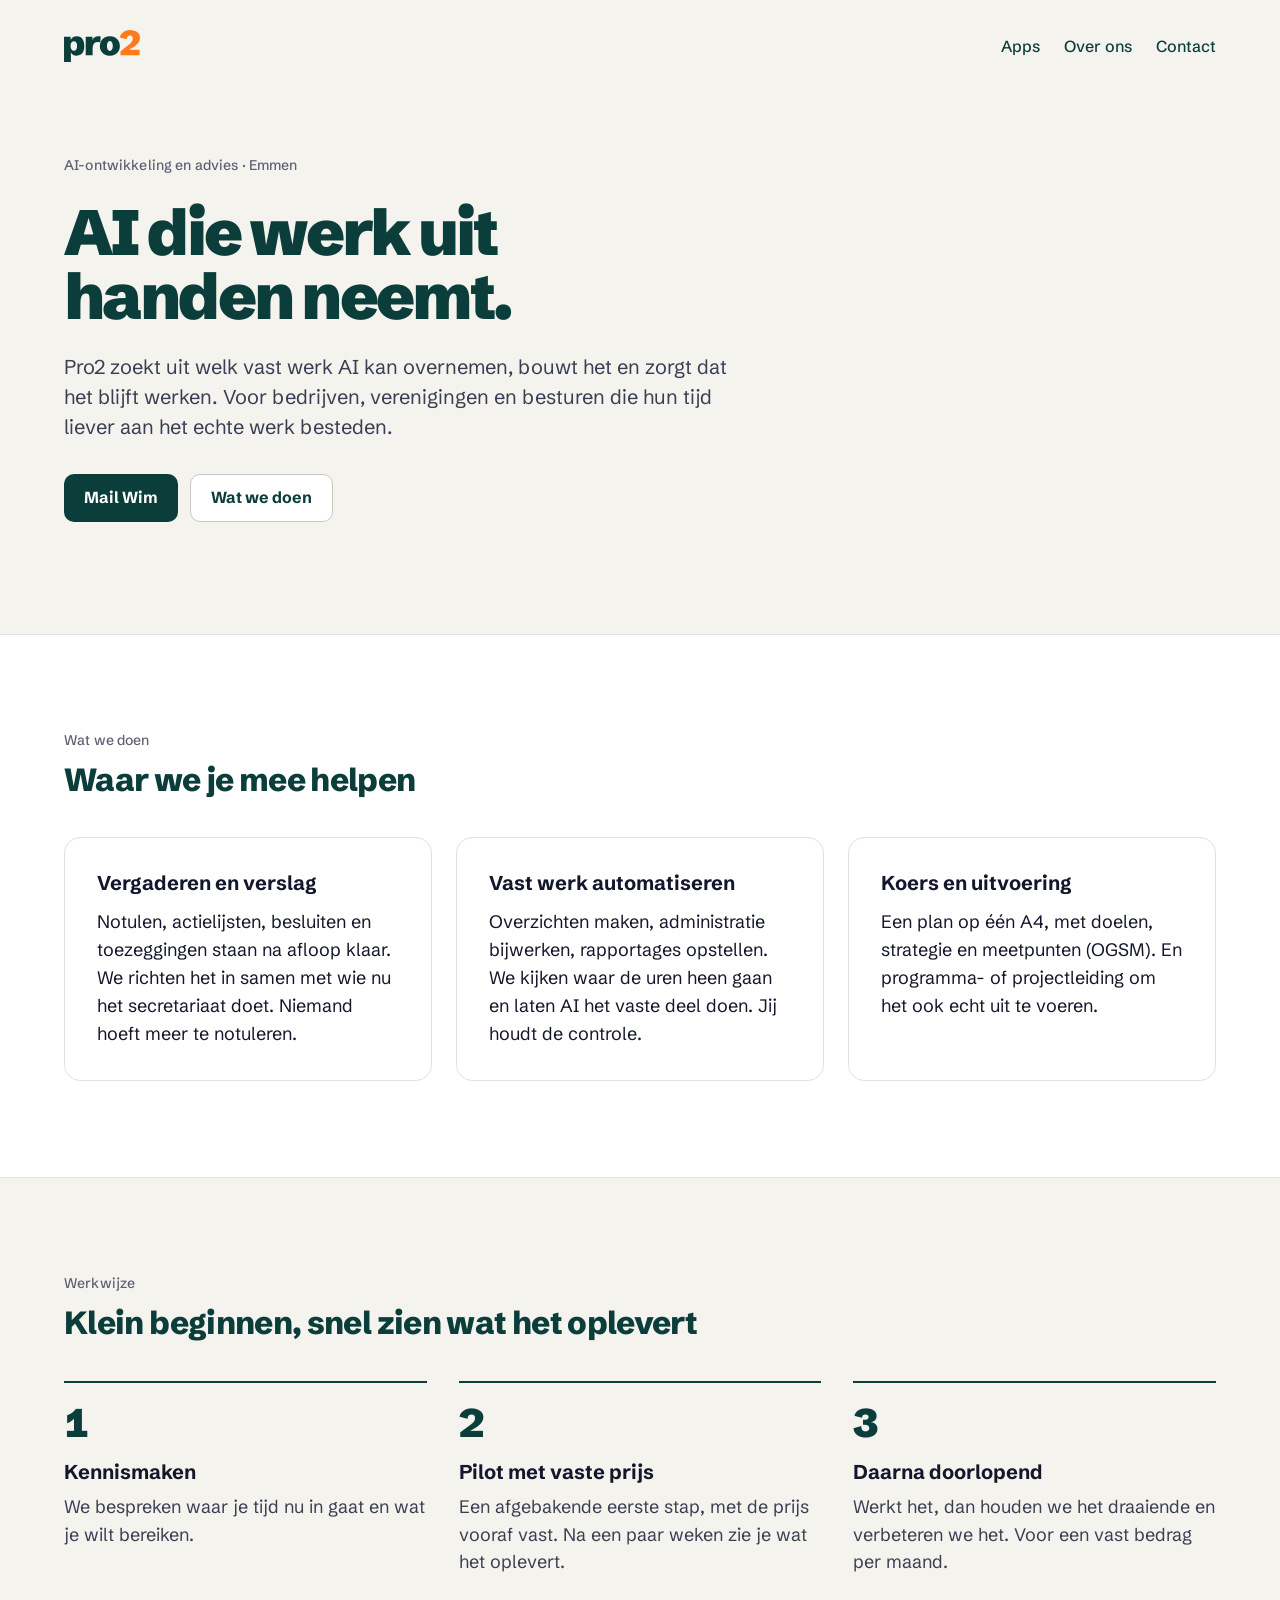
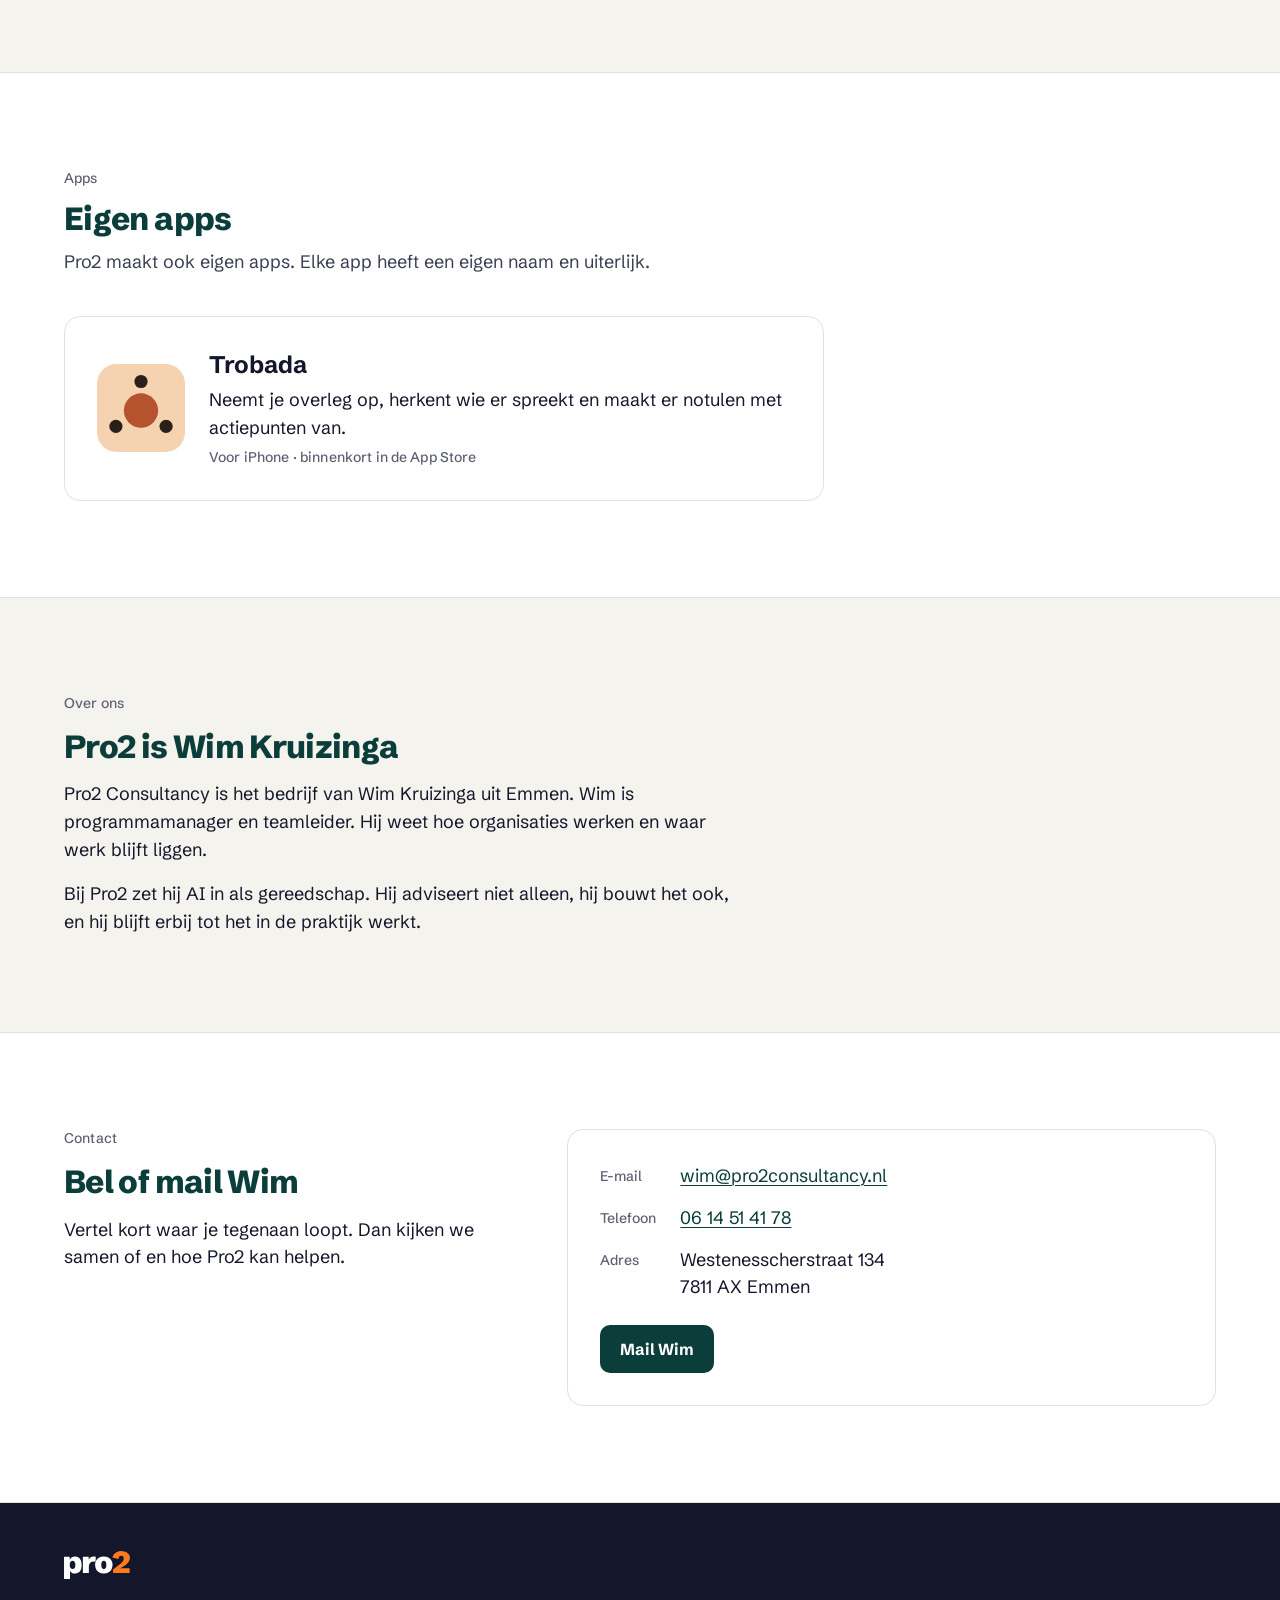
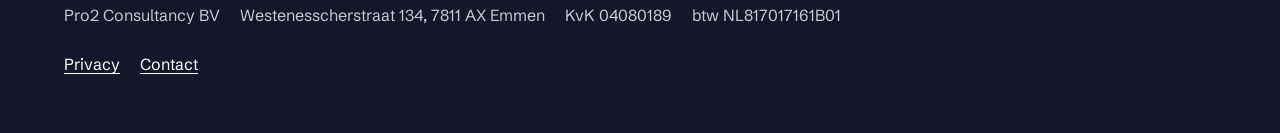
<file: index.html>
<!doctype html>
<html lang="nl">
<head>
<meta charset="utf-8">
<meta name="viewport" content="width=device-width, initial-scale=1, viewport-fit=cover">
<title>Pro2 Consultancy · AI-ontwikkeling en advies · Emmen</title>
<meta name="description" content="Pro2 zoekt uit welk vast werk AI kan overnemen, bouwt het en zorgt dat het blijft werken: notulen en actielijsten, automatisering en eigen apps zoals Trobada. Vanuit Emmen.">
<link rel="canonical" href="https://pro2consultancy.nl/">
<meta name="theme-color" content="#0B3D3A">
<link rel="icon" href="assets/favicon.svg" type="image/svg+xml">
<link rel="apple-touch-icon" href="assets/apple-touch-icon.png">
<meta property="og:type" content="website">
<meta property="og:locale" content="nl_NL">
<meta property="og:site_name" content="Pro2 Consultancy">
<meta property="og:title" content="Pro2 Consultancy · AI-ontwikkeling en advies · Emmen">
<meta property="og:description" content="Pro2 zoekt uit welk vast werk AI kan overnemen, bouwt het en zorgt dat het blijft werken: notulen en actielijsten, automatisering en eigen apps zoals Trobada. Vanuit Emmen.">
<meta property="og:url" content="https://pro2consultancy.nl/">
<meta property="og:image" content="https://pro2consultancy.nl/assets/og.png">
<meta property="og:image:width" content="1200">
<meta property="og:image:height" content="630">
<meta name="twitter:card" content="summary_large_image">
<link rel="stylesheet" href="site.css">
<script type="application/ld+json">{"@context":"https://schema.org","@type":"ProfessionalService","name":"Pro2 Consultancy","legalName":"Pro2 Consultancy B.V.","url":"https://pro2consultancy.nl/","logo":"https://pro2consultancy.nl/assets/apple-touch-icon.png","image":"https://pro2consultancy.nl/assets/og.png","email":"wim@pro2consultancy.nl","telephone":"+31614514178","address":{"@type":"PostalAddress","streetAddress":"Westenesscherstraat 134","postalCode":"7811 AX","addressLocality":"Emmen","addressCountry":"NL"},"founder":{"@type":"Person","name":"Wim Kruizinga"},"identifier":{"@type":"PropertyValue","propertyID":"KvK","value":"04080189"},"vatID":"NL817017161B01","areaServed":"NL"}</script>
</head>
<body>
<a class="skip" href="#inhoud">Naar de inhoud</a>

<header class="top">
  <div class="wrap">
    <a class="brand" href="./" aria-label="Pro2, naar de voorpagina">
      <img src="assets/woordmerk.svg" alt="Pro2" width="76" height="32">
    </a>
    <nav class="nav" aria-label="Hoofdmenu">
      <a href="#apps">Apps</a>
      <a href="#over">Over ons</a>
      <a href="#contact">Contact</a>
    </nav>
  </div>
</header>

<main id="inhoud">
  <section class="hero">
    <div class="wrap">
      <div class="hero-text">
        <p class="label">AI-ontwikkeling en advies · Emmen</p>
        <h1>AI die werk uit handen neemt.</h1>
        <p class="lead">Pro2 zoekt uit welk vast werk AI kan overnemen, bouwt het en zorgt dat het blijft werken. Voor bedrijven, verenigingen en besturen die hun tijd liever aan het echte werk besteden.</p>
        <div class="actions">
          <a class="btn btn-primary" href="mailto:wim@pro2consultancy.nl">Mail Wim</a>
          <a class="btn btn-secondary" href="#werk">Wat we doen</a>
        </div>
      </div>
    </div>
  </section>

  <section class="section band" id="werk" aria-labelledby="werk-kop">
    <div class="wrap">
      <div class="section-head">
        <p class="label">Wat we doen</p>
        <h2 id="werk-kop">Waar we je mee helpen</h2>
      </div>
      <div class="grid-3">
        <article class="card">
          <h3>Vergaderen en verslag</h3>
          <p>Notulen, actielijsten, besluiten en toezeggingen staan na afloop klaar. We richten het in samen met wie nu het secretariaat doet. Niemand hoeft meer te notuleren.</p>
        </article>
        <article class="card">
          <h3>Vast werk automatiseren</h3>
          <p>Overzichten maken, administratie bijwerken, rapportages opstellen. We kijken waar de uren heen gaan en laten AI het vaste deel doen. Jij houdt de controle.</p>
        </article>
        <article class="card">
          <h3>Koers en uitvoering</h3>
          <p>Een plan op één A4, met doelen, strategie en meetpunten (OGSM). En programma- of projectleiding om het ook echt uit te voeren.</p>
        </article>
      </div>
    </div>
  </section>

  <section class="section" id="werkwijze" aria-labelledby="werkwijze-kop">
    <div class="wrap">
      <div class="section-head">
        <p class="label">Werkwijze</p>
        <h2 id="werkwijze-kop">Klein beginnen, snel zien wat het oplevert</h2>
      </div>
      <ol class="steps">
        <li>
          <h3>Kennismaken</h3>
          <p>We bespreken waar je tijd nu in gaat en wat je wilt bereiken.</p>
        </li>
        <li>
          <h3>Pilot met vaste prijs</h3>
          <p>Een afgebakende eerste stap, met de prijs vooraf vast. Na een paar weken zie je wat het oplevert.</p>
        </li>
        <li>
          <h3>Daarna doorlopend</h3>
          <p>Werkt het, dan houden we het draaiende en verbeteren we het. Voor een vast bedrag per maand.</p>
        </li>
      </ol>
    </div>
  </section>

  <section class="section band" id="apps" aria-labelledby="apps-kop">
    <div class="wrap">
      <div class="section-head">
        <p class="label">Apps</p>
        <h2 id="apps-kop">Eigen apps</h2>
        <p>Pro2 maakt ook eigen apps. Elke app heeft een eigen naam en uiterlijk.</p>
      </div>
      <article class="card app">
        <img class="app-icon" src="assets/trobada-app-icoon.svg" alt="App-icoon van Trobada" width="88" height="88">
        <div class="app-body">
          <h3>Trobada</h3>
          <p>Neemt je overleg op, herkent wie er spreekt en maakt er notulen met actiepunten van.</p>
          <p class="label">Voor iPhone · binnenkort in de App Store</p>
        </div>
      </article>
    </div>
  </section>

  <section class="section" id="over" aria-labelledby="over-kop">
    <div class="wrap">
      <div class="about">
        <p class="label">Over ons</p>
        <h2 id="over-kop">Pro2 is Wim Kruizinga</h2>
        <p>Pro2 Consultancy is het bedrijf van Wim Kruizinga uit Emmen. Wim is programmamanager en teamleider. Hij weet hoe organisaties werken en waar werk blijft liggen.</p>
        <p>Bij Pro2 zet hij AI in als gereedschap. Hij adviseert niet alleen, hij bouwt het ook, en hij blijft erbij tot het in de praktijk werkt.</p>
      </div>
    </div>
  </section>

  <section class="section band" id="contact" aria-labelledby="contact-kop">
    <div class="wrap contact">
      <div class="contact-text">
        <p class="label">Contact</p>
        <h2 id="contact-kop">Bel of mail Wim</h2>
        <p>Vertel kort waar je tegenaan loopt. Dan kijken we samen of en hoe Pro2 kan helpen.</p>
      </div>
      <div class="card">
        <dl>
          <dt>E-mail</dt>
          <dd><a href="mailto:wim@pro2consultancy.nl">wim@pro2consultancy.nl</a></dd>
          <dt>Telefoon</dt>
          <dd><a href="tel:+31614514178">06 14 51 41 78</a></dd>
          <dt>Adres</dt>
          <dd>Westenesscherstraat 134<br>7811 AX Emmen</dd>
        </dl>
        <a class="btn btn-primary" href="mailto:wim@pro2consultancy.nl">Mail Wim</a>
      </div>
    </div>
  </section>
</main>

<footer class="foot">
  <div class="wrap">
    <img src="assets/woordmerk-wit.svg" alt="Pro2" width="66" height="28">
    <p class="legal">
      <span>Pro2 Consultancy BV</span>
      <span>Westenesscherstraat 134, 7811 AX Emmen</span>
      <span>KvK 04080189</span>
      <span>btw NL817017161B01</span>
    </p>
    <nav aria-label="Voettekst">
      <a href="privacy.html">Privacy</a>
      <a href="#contact">Contact</a>
    </nav>
  </div>
</footer>
</body>
</html>
</file>
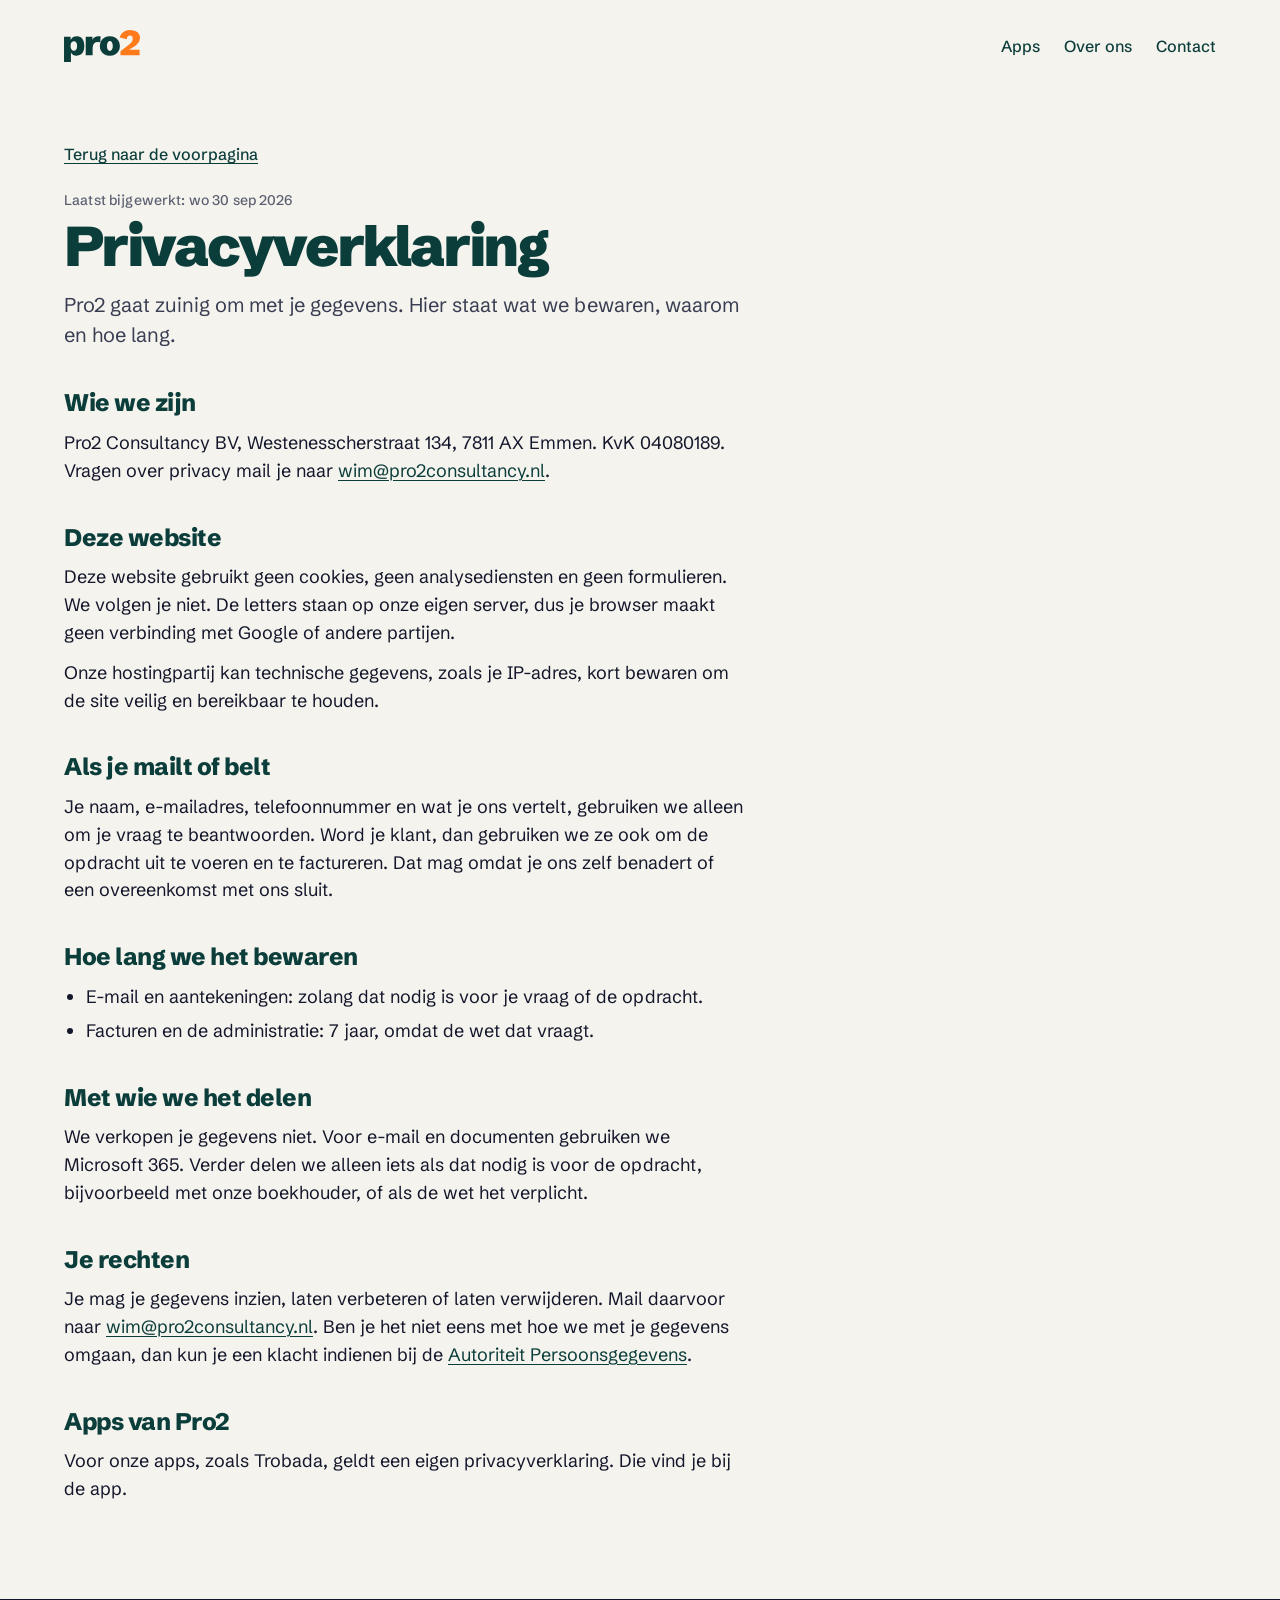
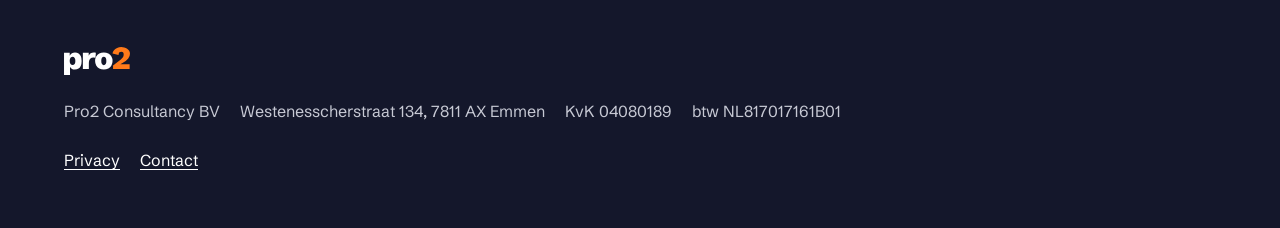
<file: privacy.html>
<!doctype html>
<html lang="nl">
<head>
<meta charset="utf-8">
<meta name="viewport" content="width=device-width, initial-scale=1, viewport-fit=cover">
<title>Privacyverklaring · Pro2 Consultancy</title>
<meta name="description" content="Hoe Pro2 Consultancy BV omgaat met je gegevens: wat we bewaren, waarom en hoe lang.">
<link rel="canonical" href="https://pro2consultancy.nl/privacy">
<meta name="theme-color" content="#0B3D3A">
<link rel="icon" href="assets/favicon.svg" type="image/svg+xml">
<link rel="apple-touch-icon" href="assets/apple-touch-icon.png">
<meta property="og:type" content="website">
<meta property="og:locale" content="nl_NL">
<meta property="og:site_name" content="Pro2 Consultancy">
<meta property="og:title" content="Privacyverklaring · Pro2 Consultancy">
<meta property="og:description" content="Hoe Pro2 Consultancy BV omgaat met je gegevens: wat we bewaren, waarom en hoe lang.">
<meta property="og:url" content="https://pro2consultancy.nl/privacy">
<meta property="og:image" content="https://pro2consultancy.nl/assets/og.png">
<meta property="og:image:width" content="1200">
<meta property="og:image:height" content="630">
<meta name="twitter:card" content="summary_large_image">
<link rel="stylesheet" href="site.css">
</head>
<body>
<a class="skip" href="#inhoud">Naar de inhoud</a>

<header class="top">
  <div class="wrap">
    <a class="brand" href="./" aria-label="Pro2, naar de voorpagina">
      <img src="assets/woordmerk.svg" alt="Pro2" width="76" height="32">
    </a>
    <nav class="nav" aria-label="Hoofdmenu">
      <a href="./#apps">Apps</a>
      <a href="./#over">Over ons</a>
      <a href="./#contact">Contact</a>
    </nav>
  </div>
</header>

<main id="inhoud" class="doc">
  <div class="wrap">
    <a class="back" href="./">Terug naar de voorpagina</a>
    <p class="label">Laatst bijgewerkt: wo 30 sep 2026</p>
    <h1>Privacyverklaring</h1>
    <p class="lead">Pro2 gaat zuinig om met je gegevens. Hier staat wat we bewaren, waarom en hoe lang.</p>

    <h2>Wie we zijn</h2>
    <p>Pro2 Consultancy BV, Westenesscherstraat 134, 7811 AX Emmen. KvK 04080189. Vragen over privacy mail je naar <a href="mailto:wim@pro2consultancy.nl">wim@pro2consultancy.nl</a>.</p>

    <h2>Deze website</h2>
    <p>Deze website gebruikt geen cookies, geen analysediensten en geen formulieren. We volgen je niet. De letters staan op onze eigen server, dus je browser maakt geen verbinding met Google of andere partijen.</p>
    <p>Onze hostingpartij kan technische gegevens, zoals je IP-adres, kort bewaren om de site veilig en bereikbaar te houden.</p>

    <h2>Als je mailt of belt</h2>
    <p>Je naam, e-mailadres, telefoonnummer en wat je ons vertelt, gebruiken we alleen om je vraag te beantwoorden. Word je klant, dan gebruiken we ze ook om de opdracht uit te voeren en te factureren. Dat mag omdat je ons zelf benadert of een overeenkomst met ons sluit.</p>

    <h2>Hoe lang we het bewaren</h2>
    <ul>
      <li>E-mail en aantekeningen: zolang dat nodig is voor je vraag of de opdracht.</li>
      <li>Facturen en de administratie: 7 jaar, omdat de wet dat vraagt.</li>
    </ul>

    <h2>Met wie we het delen</h2>
    <p>We verkopen je gegevens niet. Voor e-mail en documenten gebruiken we Microsoft 365. Verder delen we alleen iets als dat nodig is voor de opdracht, bijvoorbeeld met onze boekhouder, of als de wet het verplicht.</p>

    <h2>Je rechten</h2>
    <p>Je mag je gegevens inzien, laten verbeteren of laten verwijderen. Mail daarvoor naar <a href="mailto:wim@pro2consultancy.nl">wim@pro2consultancy.nl</a>. Ben je het niet eens met hoe we met je gegevens omgaan, dan kun je een klacht indienen bij de <a href="https://autoriteitpersoonsgegevens.nl">Autoriteit Persoonsgegevens</a>.</p>

    <h2>Apps van Pro2</h2>
    <p>Voor onze apps, zoals Trobada, geldt een eigen privacyverklaring. Die vind je bij de app.</p>
  </div>
</main>

<footer class="foot">
  <div class="wrap">
    <img src="assets/woordmerk-wit.svg" alt="Pro2" width="66" height="28">
    <p class="legal">
      <span>Pro2 Consultancy BV</span>
      <span>Westenesscherstraat 134, 7811 AX Emmen</span>
      <span>KvK 04080189</span>
      <span>btw NL817017161B01</span>
    </p>
    <nav aria-label="Voettekst">
      <a href="privacy.html" aria-current="page">Privacy</a>
      <a href="./#contact">Contact</a>
    </nav>
  </div>
</footer>
</body>
</html>
</file>
<file: site.css>
/* Pro2 Consultancy BV — website op de tokens van huisstijl v1.1 (skill pro2-huisstijl).
   Alle kleuren komen uit de tokens hieronder; gebruik geen andere hex-waarden. */

/* Schibsted Grotesk, zelf gehost (geen verbinding met Google nodig) */
@font-face { font-family: 'Schibsted Grotesk'; font-style: normal; font-weight: 400; font-display: swap; src: url('fonts/schibsted-grotesk-400.woff2') format('woff2'); }
@font-face { font-family: 'Schibsted Grotesk'; font-style: normal; font-weight: 500; font-display: swap; src: url('fonts/schibsted-grotesk-500.woff2') format('woff2'); }
@font-face { font-family: 'Schibsted Grotesk'; font-style: normal; font-weight: 700; font-display: swap; src: url('fonts/schibsted-grotesk-700.woff2') format('woff2'); }
@font-face { font-family: 'Schibsted Grotesk'; font-style: normal; font-weight: 800; font-display: swap; src: url('fonts/schibsted-grotesk-800.woff2') format('woff2'); }
@font-face { font-family: 'Schibsted Grotesk'; font-style: normal; font-weight: 900; font-display: swap; src: url('fonts/schibsted-grotesk-900.woff2') format('woff2'); }

:root {
  /* Kleuren (tokens.css v1.1) */
  --pro2-petrol: #0B3D3A;
  --pro2-oranje: #FF7A1A;
  --pro2-inkt: #14172B;
  --pro2-tekst-2: #3A3E52;
  --pro2-grijs: #5B5F70;
  --pro2-papier: #F5F3EE;
  --pro2-wit: #FFFFFF;
  --pro2-lijn: #E3E1DA;
  --pro2-lijn-sterk: #C9C7C0;
  --pro2-footer-tekst: #C7C9D4;

  /* Rollen */
  --color-bg: var(--pro2-papier);
  --color-surface: var(--pro2-wit);
  --color-text: var(--pro2-inkt);
  --color-text-muted: var(--pro2-grijs);
  --color-heading: var(--pro2-petrol);
  --color-primary: var(--pro2-petrol);
  --color-on-primary: var(--pro2-wit);
  --color-border: var(--pro2-lijn);
  --color-focus: var(--pro2-oranje);

  /* Letter */
  --font: 'Schibsted Grotesk', system-ui, -apple-system, 'Segoe UI', sans-serif;
  --fs-display: 64px;
  --fs-h2: 32px;
  --fs-h3: 20px;
  --fs-body: 18px;
  --fs-label: 14px;

  /* Vorm en ruimte */
  --radius-card: 16px;
  --radius-control: 10px;
  --content-max: 1200px;
  --text-max: 680px;

  color-scheme: light;
}

*, *::before, *::after { box-sizing: border-box; }
html { -webkit-text-size-adjust: 100%; scroll-behavior: smooth; }
body {
  margin: 0;
  background: var(--color-bg);
  color: var(--color-text);
  font: 400 var(--fs-body)/1.55 var(--font);
  -webkit-font-smoothing: antialiased;
}
img, svg { display: block; max-width: 100%; }
a { color: var(--color-primary); text-decoration-thickness: 1px; text-underline-offset: 3px; }
a:hover { text-decoration-thickness: 2px; }
:focus-visible { outline: 3px solid var(--color-focus); outline-offset: 2px; border-radius: 4px; }

h1, h2, h3 { margin: 0; text-wrap: balance; }
h1 {
  font-weight: 900; font-size: clamp(40px, 7.5vw, var(--fs-display)); line-height: 1.0;
  letter-spacing: -0.04em; color: var(--color-heading);
}
h2 {
  font-weight: 800; font-size: clamp(26px, 4.4vw, var(--fs-h2)); line-height: 1.1;
  letter-spacing: -0.02em; color: var(--color-heading);
}
h3 { font-weight: 700; font-size: var(--fs-h3); line-height: 1.3; color: var(--color-text); }
p { margin: 0; }

.label { font-weight: 500; font-size: var(--fs-label); line-height: 1.4; color: var(--color-text-muted); letter-spacing: 0.01em; }
.lead { font-size: 20px; line-height: 1.5; color: var(--pro2-tekst-2); max-width: 34em; }

.skip {
  position: absolute; left: 16px; top: -64px; z-index: 10;
  background: var(--pro2-wit); color: var(--pro2-petrol); font-weight: 700;
  padding: 8px 16px; border-radius: var(--radius-control);
}
.skip:focus { top: 16px; }

.wrap { max-width: var(--content-max); margin-inline: auto; padding-inline: 24px; }

/* Kop */
.top { padding-block: 24px; }
.top .wrap { display: flex; align-items: center; justify-content: space-between; gap: 12px 24px; flex-wrap: wrap; }
.brand { display: block; padding-block: 6px; line-height: 0; }
.brand img { height: 32px; width: auto; }
.nav { display: flex; flex-wrap: wrap; gap: 4px 24px; }
.nav a { color: var(--pro2-petrol); font-weight: 500; font-size: 16px; text-decoration: none; padding-block: 8px; }
.nav a:hover { text-decoration: underline; }

/* Secties */
.section { padding-block: 96px; }
.section-head { display: grid; gap: 12px; max-width: var(--text-max); margin-bottom: 40px; }
.section-head p:not(.label) { color: var(--pro2-tekst-2); }
.band { background: var(--pro2-wit); border-block: 1px solid var(--pro2-lijn); }

/* Opening */
.hero { padding-block: 64px 112px; }
.hero-text { display: grid; gap: 24px; max-width: 820px; }
.actions { display: flex; flex-wrap: wrap; gap: 12px; margin-top: 8px; }

/* Knoppen */
.btn {
  display: inline-flex; align-items: center; justify-content: center; min-height: 48px;
  padding: 12px 20px; border-radius: var(--radius-control);
  font: 700 16px/1.2 var(--font); text-decoration: none;
}
.btn-primary { background: var(--color-primary); color: var(--color-on-primary); }
.btn-primary:hover { background: var(--pro2-inkt); }
.btn-secondary { background: var(--pro2-wit); color: var(--pro2-petrol); border: 1px solid var(--pro2-lijn-sterk); }
.btn-secondary:hover { border-color: var(--pro2-petrol); }

/* Kaarten */
.card { background: var(--color-surface); border: 1px solid var(--color-border); border-radius: var(--radius-card); padding: 32px; }
.grid-3 { display: grid; grid-template-columns: repeat(3, minmax(0, 1fr)); gap: 24px; }
.grid-3 .card { display: grid; gap: 12px; align-content: start; }

/* Werkwijze */
.steps { list-style: none; margin: 0; padding: 0; display: grid; grid-template-columns: repeat(3, minmax(0, 1fr)); gap: 32px; counter-reset: stap; }
.steps li { counter-increment: stap; display: grid; gap: 8px; align-content: start; padding-top: 20px; border-top: 2px solid var(--pro2-petrol); }
.steps li::before {
  content: counter(stap); font-weight: 900; font-size: 40px; line-height: 1; letter-spacing: -0.04em;
  color: var(--pro2-petrol); font-variant-numeric: tabular-nums; margin-bottom: 8px;
}
.steps p { color: var(--pro2-tekst-2); }

/* App-kaart */
.app { display: grid; grid-template-columns: 88px minmax(0, 1fr); gap: 24px; align-items: center; max-width: 760px; }
.app-icon { width: 88px; height: 88px; }
.app-body { display: grid; gap: 6px; }
.app-body h3 { font-size: 24px; }

/* Over ons */
.about { display: grid; gap: 16px; max-width: var(--text-max); }

/* Contact */
.contact { display: grid; grid-template-columns: minmax(0, 5fr) minmax(0, 7fr); gap: 40px; align-items: start; }
.contact-text { display: grid; gap: 16px; }
.contact dl { margin: 0 0 24px; display: grid; grid-template-columns: max-content minmax(0, 1fr); gap: 14px 24px; }
.contact dt { font-weight: 500; font-size: 14px; color: var(--pro2-grijs); padding-top: 4px; }
.contact dd { margin: 0; overflow-wrap: anywhere; }

/* Voet */
.foot { background: var(--pro2-inkt); color: var(--pro2-footer-tekst); padding-block: 48px 56px; font-size: 16px; }
.foot .wrap { display: grid; gap: 24px; }
.foot img { height: 28px; width: auto; }
.foot a { color: var(--pro2-wit); }
.legal, .foot nav { display: flex; flex-wrap: wrap; gap: 4px 20px; }

/* Privacyverklaring */
.doc { padding-block: 48px 96px; }
.doc .wrap > * { max-width: var(--text-max); }
.doc h1 { font-size: clamp(36px, 6.5vw, 56px); margin-block: 8px 16px; }
.doc h2 { font-size: 24px; margin-block: 40px 12px; }
.doc p + p, .doc p + ul, .doc ul + p { margin-top: 12px; }
.doc ul { margin: 0; padding-left: 1.2em; }
.doc li + li { margin-top: 6px; }
.back { display: inline-block; margin-bottom: 24px; font-weight: 500; font-size: 16px; }

@media (max-width: 900px) {
  .contact { grid-template-columns: 1fr; gap: 40px; }
  .grid-3, .steps { grid-template-columns: 1fr; }
}
@media (max-width: 720px) {
  .section { padding-block: 64px; }
  .hero { padding-block: 40px 72px; }
  .section-head { margin-bottom: 32px; }
}
@media (max-width: 480px) {
  .wrap { padding-inline: 16px; }
  .card { padding: 24px; }
  .app { grid-template-columns: 64px minmax(0, 1fr); gap: 16px; }
  .app-icon { width: 64px; height: 64px; }
  .contact dl { grid-template-columns: 1fr; gap: 2px; }
  .contact dd { margin-bottom: 12px; }
  .brand img { height: 28px; }
}
</file>
